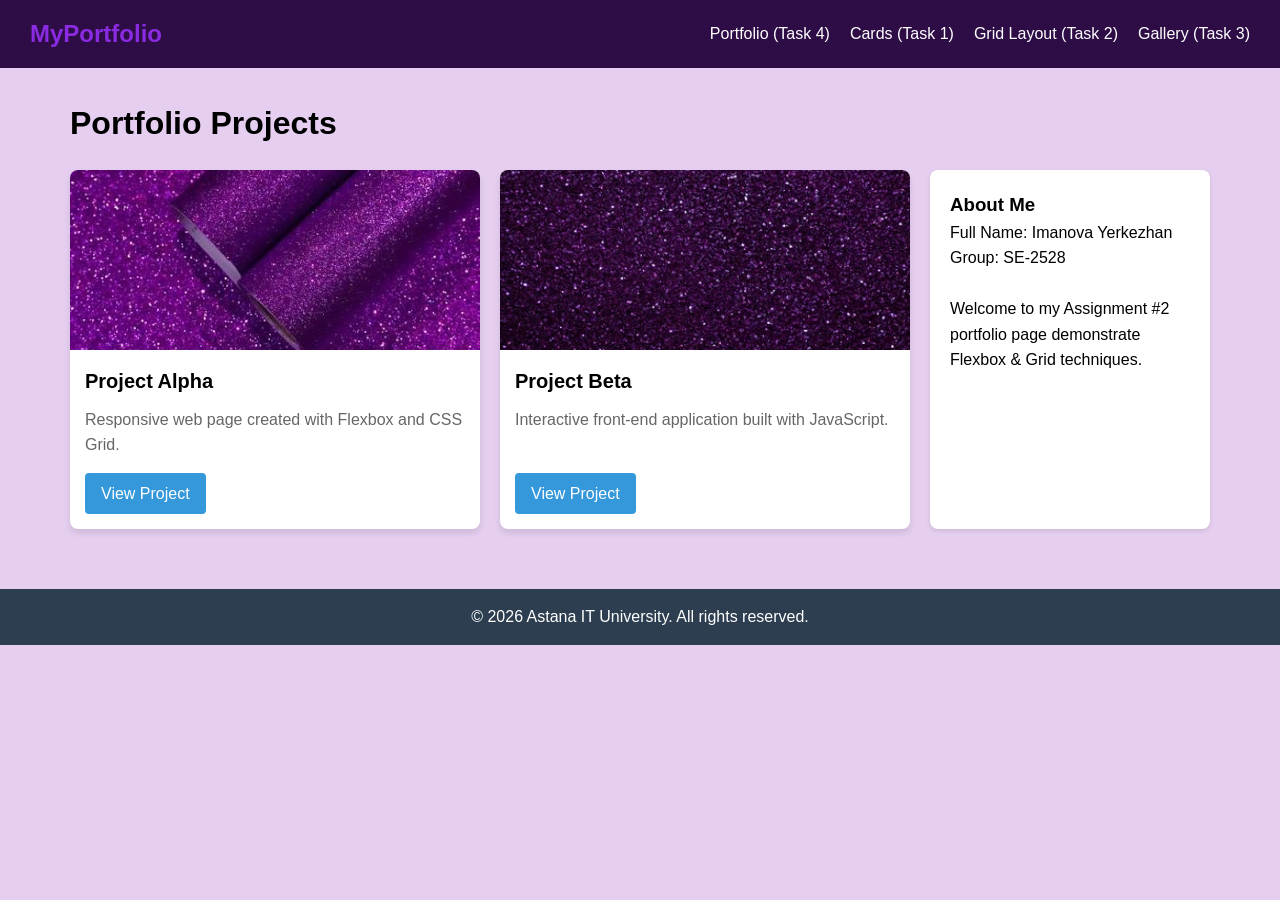
<file: index.html>
<!DOCTYPE html>
<html lang="en">
<head>
    <meta charset="UTF-8">
    <meta name="viewport" content="width=device-width, initial-scale=1.0">
    <title>Assignment 2 - Portfolio</title>
    <link rel="stylesheet" href="style.css">
</head>
<body>
    <header class="navbar">
        <div class="logo">MyPortfolio</div>
        <ul class="nav-links">
            <li><a href="index.html">Portfolio (Task 4)</a></li>
            <li><a href="cards.html">Cards (Task 1)</a></li>
            <li><a href="layout.html">Grid Layout (Task 2)</a></li>
            <li><a href="gallery.html">Gallery (Task 3)</a></li>
        </ul>
    </header>

    <div class="container">
        <h1>Portfolio Projects</h1>
        <div class="portfolio-layout">
            <main class="projects-grid">
                <div class="card">
                    <img src= "Project1.jpg" alt="Project 1">
                    <div class="card-body">
                        <h2 class="card-title">Project Alpha</h2>
                        <p class="card-text">Responsive web page created with Flexbox and CSS Grid.</p>
                        <a href="#" class="btn">View Project</a>
                    </div>
                </div>
                <div class="card">
                    <img src= "Project2.webp" alt="Project 2">
                    <div class="card-body">
                        <h2 class="card-title">Project Beta</h2>
                        <p class="card-text">Interactive front-end application built with JavaScript.</p>
                        <a href="#" class="btn">View Project</a>
                    </div>
                </div>
            </main>

            <aside class="portfolio-sidebar">
                <h3>About Me</h3>
                <p>Full Name: Imanova Yerkezhan</p>
                <p>Group: SE-2528</p>
                <br>
                <p>Welcome to my Assignment #2 portfolio page demonstrate Flexbox & Grid techniques.</p>
            </aside>
        </div>
    </div>

    <footer class="footer">
        <p>&copy; 2026 Astana IT University. All rights reserved.</p>
    </footer>
</body>
</html>
</file>
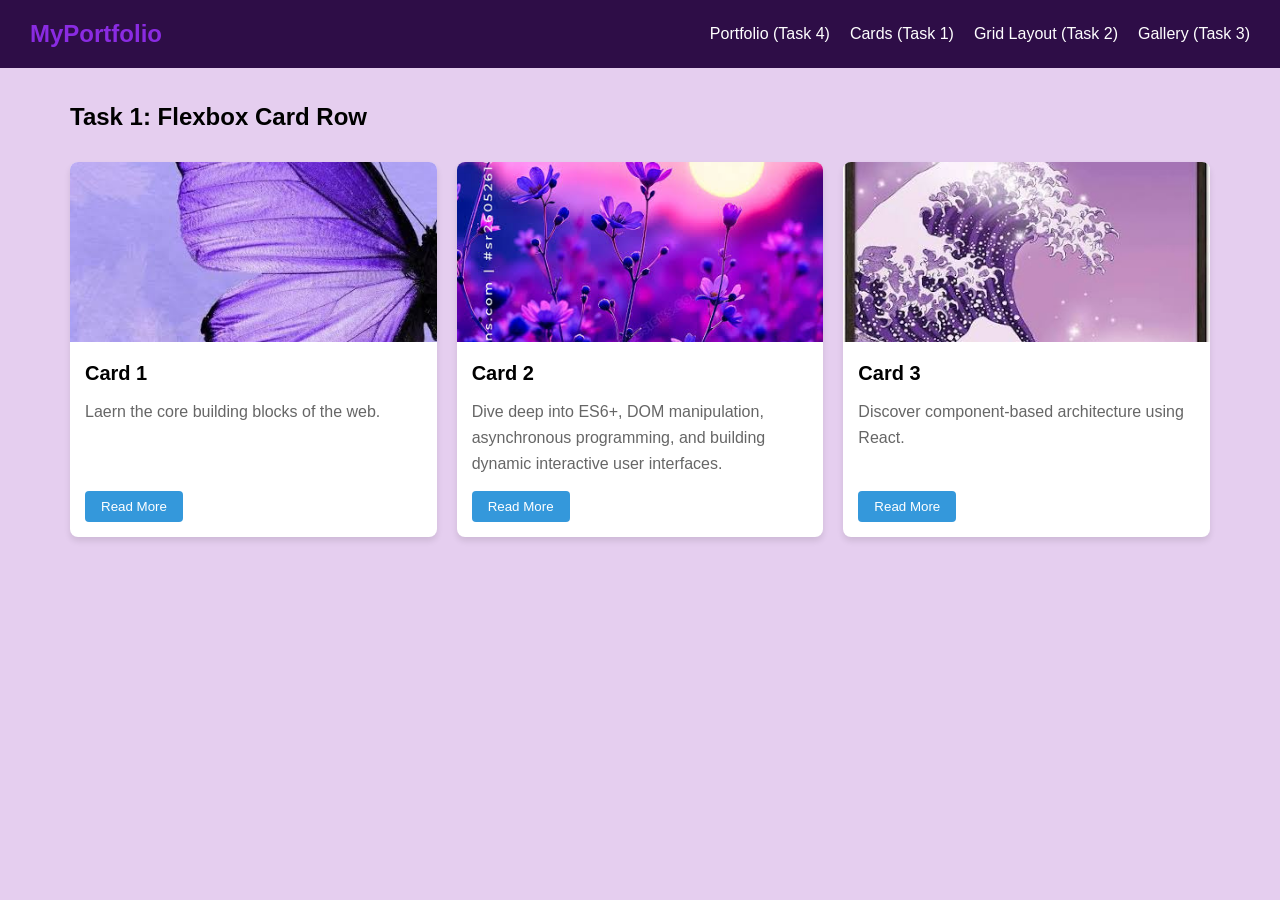
<file: cards.html>
<!DOCTYPE html>
<html lang="en">
<head>
    <meta charset="UTF-8">
    <title>Task 1 - Card Row</title>
    <link rel="stylesheet" href="style.css">
</head>
<body>
    <header class="navbar">
        <div class="logo">MyPortfolio</div>
        <ul class="nav-links">
            <li><a href="index.html">Portfolio (Task 4)</a></li>
            <li><a href="cards.html">Cards (Task 1)</a></li>
            <li><a href="layout.html">Grid Layout (Task 2)</a></li>
            <li><a href="gallery.html">Gallery (Task 3)</a></li>
        </ul>
    </header>

    <div class="container">
        <h2>Task 1: Flexbox Card Row</h2>
        <br>
        <div class="card-container">
            <div class="card">
                <img src= "card1.jpg" alt="Card 1">
                <div class="card-body">
                    <h3 class="card-title">Card 1</h3>
                    <p class="card-text">Laern the core building blocks of the web.</p>
                    <button class="btn">Read More</button>
                </div>
            </div>
            <div class="card">
                <img src= "card2.jpg" alt="Card 2">
                <div class="card-body">
                    <h3 class="card-title">Card 2</h3>
                    <p class="card-text">Dive deep into ES6+, DOM manipulation, asynchronous programming, and building dynamic interactive user interfaces.</p>
                    <button class="btn">Read More</button>
                </div>
            </div>
            <div class="card">
                <img src= "card3.jpg" alt="Card 3">
                <div class="card-body">
                    <h3 class="card-title">Card 3</h3>
                    <p class="card-text">Discover component-based architecture using React.</p>
                    <button class="btn">Read More</button>
                </div>
            </div>
        </div>
    </div>
</body>
</html>
</file>
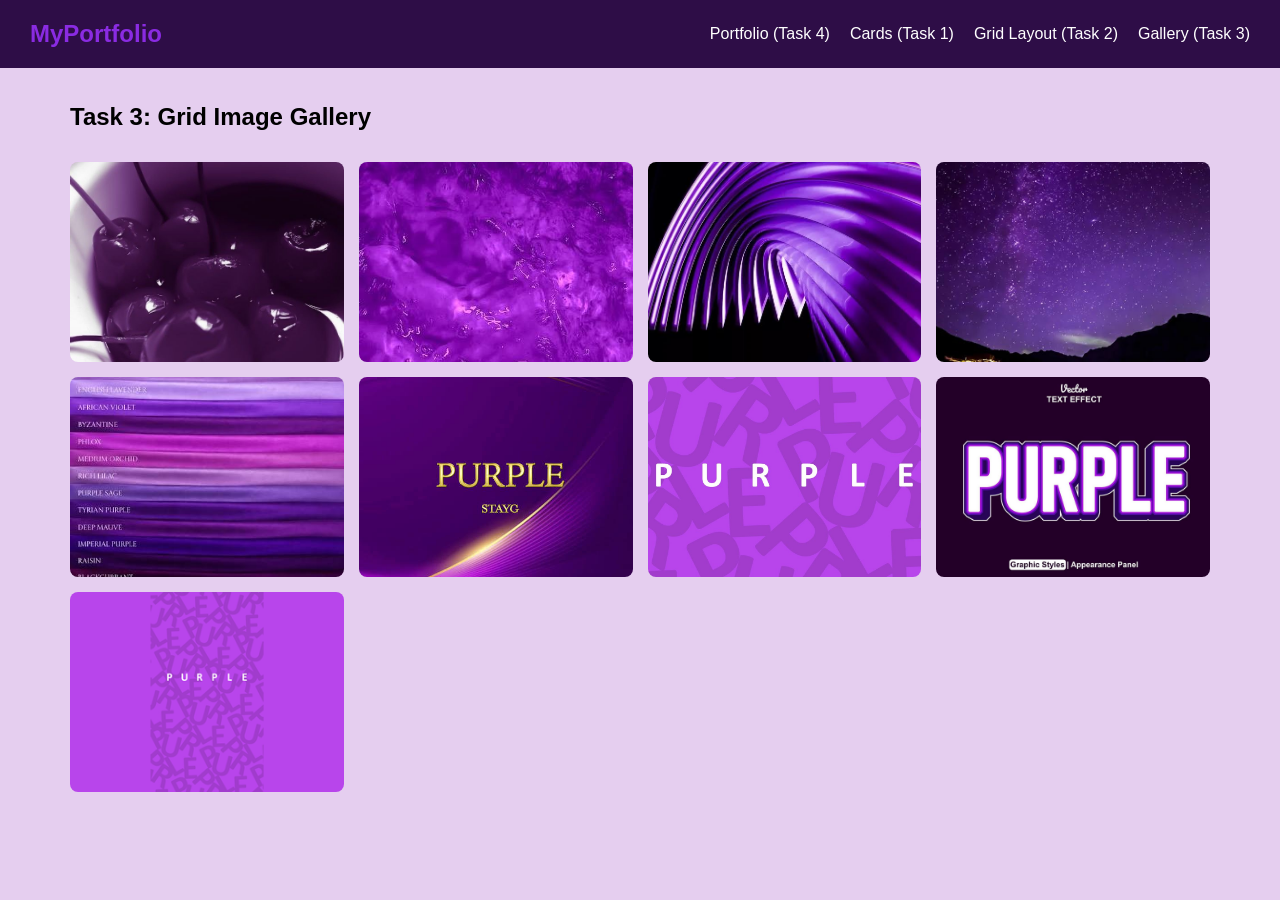
<file: gallery.html>
<!DOCTYPE html>
<html lang="en">
<head>
    <meta charset="UTF-8">
    <title>Task 3 - Image Gallery</title>
    <link rel="stylesheet" href="style.css">
</head>
<body>
    <header class="navbar">
        <div class="logo">MyPortfolio</div>
        <ul class="nav-links">
            <li><a href="index.html">Portfolio (Task 4)</a></li>
            <li><a href="cards.html">Cards (Task 1)</a></li>
            <li><a href="layout.html">Grid Layout (Task 2)</a></li>
            <li><a href="gallery.html">Gallery (Task 3)</a></li>
        </ul>
    </header>

    <div class="container">
        <h2>Task 3: Grid Image Gallery</h2>
        <br>
        <div class="gallery-container">
            <div class="gallery-item"><img src= "photo1.jpg" alt="Img 1"><div class="caption-overlay">purple 1</div></div>
            <div class="gallery-item"><img src= "photo2.jpg" alt="Img 2"><div class="caption-overlay">pueple 2</div></div>
            <div class="gallery-item"><img src= "photo3.jpg" alt="Img 3"><div class="caption-overlay">purple 3</div></div>
            <div class="gallery-item"><img src= "photo4.jpg" alt="Img 4"><div class="caption-overlay">purple 4</div></div>
            <div class="gallery-item"><img src= "photo5.jpg" alt="Img 5"><div class="caption-overlay">purple 5</div></div>
            <div class="gallery-item"><img src= "photo6.jpg" alt="Img 6"><div class="caption-overlay">purple 6</div></div>
            <div class="gallery-item"><img src= "photo7.jpg" alt="Img 7"><div class="caption-overlay">purple 7</div></div>
            <div class="gallery-item"><img src= "photo8.jpg" alt="Img 8"><div class="caption-overlay">purple 8</div></div>
            <div class="gallery-item"><img src= "photo9.png" alt="Img 9"><div class="caption-overlay">purple 9</div></div>
        </div>
    </div>
</body>
</html>
</file>
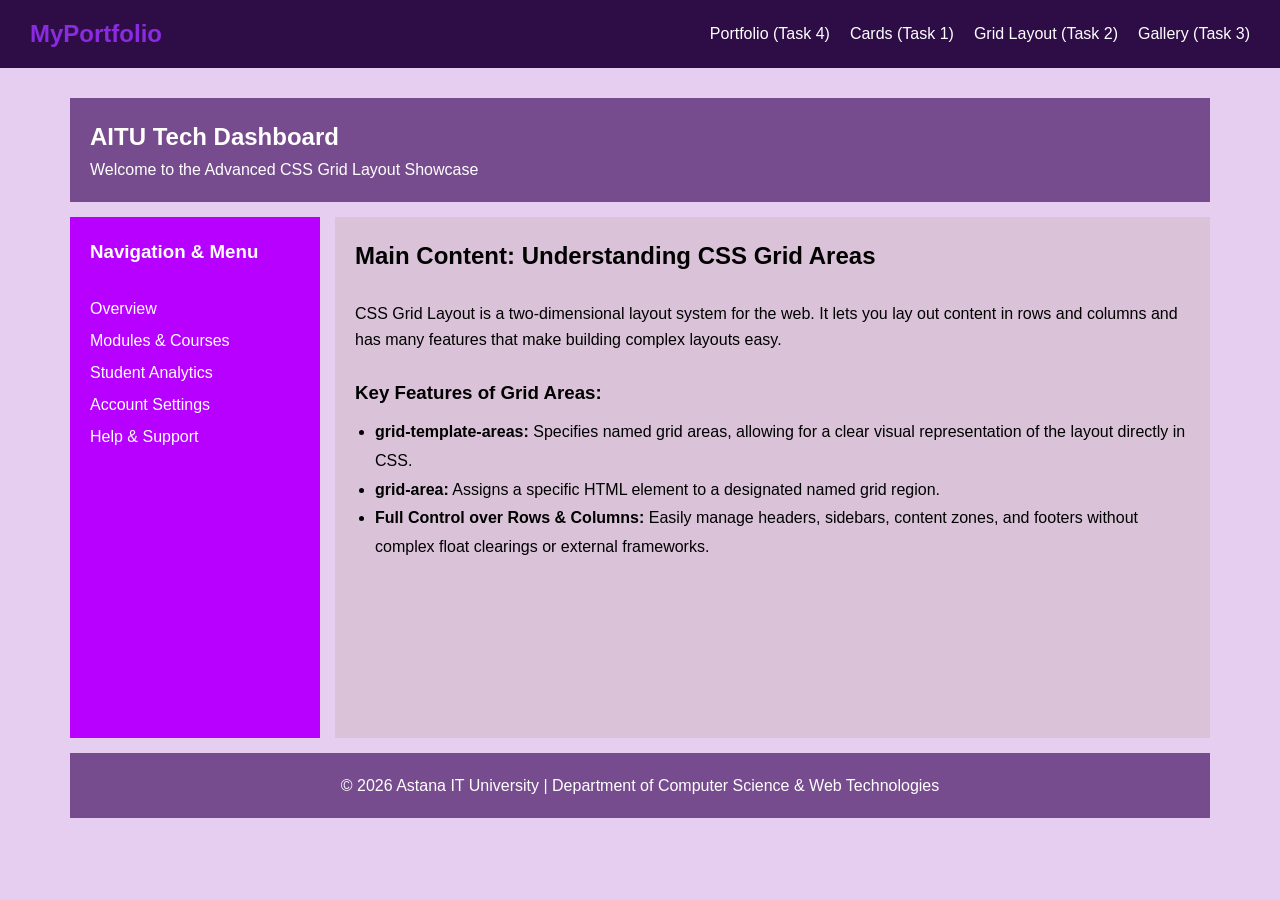
<file: layout.html>
<!DOCTYPE html>
<html lang="en">
<head>
    <meta charset="UTF-8">
    <meta name="viewport" content="width=device-width, initial-scale=1.0">
    <title>Task 2 - Grid Area Layout</title>
    <link rel="stylesheet" href="style.css">
</head>
<body>
    <header class="navbar">
        <div class="logo">MyPortfolio</div>
        <ul class="nav-links">
            <li><a href="index.html">Portfolio (Task 4)</a></li>
            <li><a href="cards.html">Cards (Task 1)</a></li>
            <li><a href="layout.html">Grid Layout (Task 2)</a></li>
            <li><a href="gallery.html">Gallery (Task 3)</a></li>
        </ul>
    </header>

    <div class="container">
        <div class="grid-layout">
            
            <header class="grid-header">
                <h2>AITU Tech Dashboard</h2>
                <p>Welcome to the Advanced CSS Grid Layout Showcase</p>
            </header>

            <aside class="grid-sidebar">
                <h3>Navigation & Menu</h3>
                <br>
                <ul style="list-style: none; line-height: 2;">
                    <li><a href="#" style="color: white; text-decoration: none;">Overview</a></li>
                    <li><a href="#" style="color: white; text-decoration: none;"> Modules & Courses</a></li>
                    <li><a href="#" style="color: white; text-decoration: none;"> Student Analytics</a></li>
                    <li><a href="#" style="color: white; text-decoration: none;"> Account Settings</a></li>
                    <li><a href="#" style="color: white; text-decoration: none;"> Help & Support</a></li>
                </ul>
            </aside>

            <main class="grid-main">
                <h2>Main Content: Understanding CSS Grid Areas</h2>
                <br>
                <p>CSS Grid Layout is a two-dimensional layout system for the web. It lets you lay out content in rows and columns and has many features that make building complex layouts easy.</p>
                <br>
                <h3>Key Features of Grid Areas:</h3>
                <ul style="margin-left: 20px; margin-top: 10px; line-height: 1.8;">
                    <li><strong><code>grid-template-areas</code>:</strong> Specifies named grid areas, allowing for a clear visual representation of the layout directly in CSS.</li>
                    <li><strong><code>grid-area</code>:</strong> Assigns a specific HTML element to a designated named grid region.</li>
                    <li><strong>Full Control over Rows & Columns:</strong> Easily manage headers, sidebars, content zones, and footers without complex float clearings or external frameworks.</li>
                </ul>
            </main>

            <footer class="grid-footer">
                <p>&copy; 2026 Astana IT University | Department of Computer Science & Web Technologies</p>
            </footer>

        </div>
    </div>
</body>
</html>
</file>
<file: style.css>
*{
    box-sizing: border-box;
    margin: 0;
    padding: 0;
    font-family: Arial, Helvetica, sans-serif;
}

body {
    background-color: rgb(229, 206, 239);
    color: rgb(0, 0, 0);
    line-height: 1.6;
}

.navbar {
    display: flex;
    justify-content: space-between;
    align-items: center;
    background-color: rgb(46, 13, 71);
    padding: 15px 30px;
}

.logo {
    color: blueviolet;
    font-size: 24px;
    font-weight: bold;
}

.nav-links {
    display: flex;
    list-style: none;
    gap: 20px;
}

.nav-links a {
    color: #fff;
    text-decoration: none;
    font-weight: 500;
    transition: color 0.3s;
}

.nav-links a:hover {
    color: #ae00ff;
}

.container {
    padding: 30px;
    max-width: 1200px;
    margin: 0 auto;
}

.card-container {
    display: flex;
    gap: 20px;
    justify-content: center;
    align-items: stretch;
}

.card {
    background: #fff;
    border-radius: 8px;
    box-shadow: 0 4px 6px rgba(0,0,0,0.1);
    overflow: hidden;
    flex: 1; 
    display: flex;
    flex-direction: column;
    transition: transform 0.3s, box-shadow 0.3s;
}

.card:hover {
    transform: translateY(-8px);
    box-shadow: 0 8px 15px rgba(0,0,0,0.2);
}

.card img {
    width: 100%;
    height: 180px;
    object-fit: cover;
}

.card-body {
    padding: 15px;
    display: flex;
    flex-direction: column;
    flex-grow: 1;
}

.card-title {
    font-size: 20px;
    margin-bottom: 10px;
}

.card-text {
    flex-grow: 1;
    margin-bottom: 15px;
    color: #666;
}

.btn {
    align-self: start;
    padding: 8px 16px;
    background-color: #3498db;
    color: white;
    border: none;
    border-radius: 4px;
    cursor: pointer;
    text-decoration: none;
}

.btn:hover {
    background-color: #2980b9;
}

.grid-layout {
    display: grid;
    grid-template-columns: 250px 1fr;
    grid-template-rows: auto 1fr auto;
    grid-template-areas: 
        "header header"
        "sidebar main"
        "footer footer";
    min-height: 80vh;
    gap: 15px;
}

.grid-header { grid-area: header; background: #774c8e; color: white; padding: 20px; }
.grid-sidebar { grid-area: sidebar; background: #b700ff; color: white; padding: 20px; }
.grid-main { grid-area: main; background: #dac3d9; padding: 20px; }
.grid-footer { grid-area: footer; background: #774c8e; color: white; padding: 20px; text-align: center; }

.gallery-container {
    display: grid;
    grid-template-columns: repeat(auto-fit, minmax(250px, 1fr));
    gap: 15px;
}

.gallery-item {
    position: relative;
    overflow: hidden;
    border-radius: 8px;
}

.gallery-item img {
    width: 100%;
    height: 200px;
    object-fit: cover;
    display: block;
    transition: transform 0.3s;
}

.gallery-item:hover img {
    transform: scale(1.05);
}

.caption-overlay {
    position: absolute;
    top: 0;
    left: 0;
    width: 100%;
    height: 100%;
    background: rgba(0, 0, 0, 0.6);
    color: #fff;
    display: flex;
    justify-content: center;
    align-items: center;
    opacity: 0;
    transition: opacity 0.3s;
}

.gallery-item:hover .caption-overlay {
    opacity: 1;
}

.portfolio-layout {
    display: grid;
    grid-template-columns: 3fr 1fr;
    gap: 20px;
    margin-top: 20px;
}

.projects-grid {
    display: grid;
    grid-template-columns: repeat(2, 1fr);
    gap: 20px;
}

.portfolio-sidebar {
    background: #fff;
    padding: 20px;
    border-radius: 8px;
    box-shadow: 0 2px 4px rgba(0,0,0,0.1);
}

.footer {
    background: #2c3e50;
    color: white;
    text-align: center;
    padding: 15px;
    margin-top: 30px;
}
</file>
